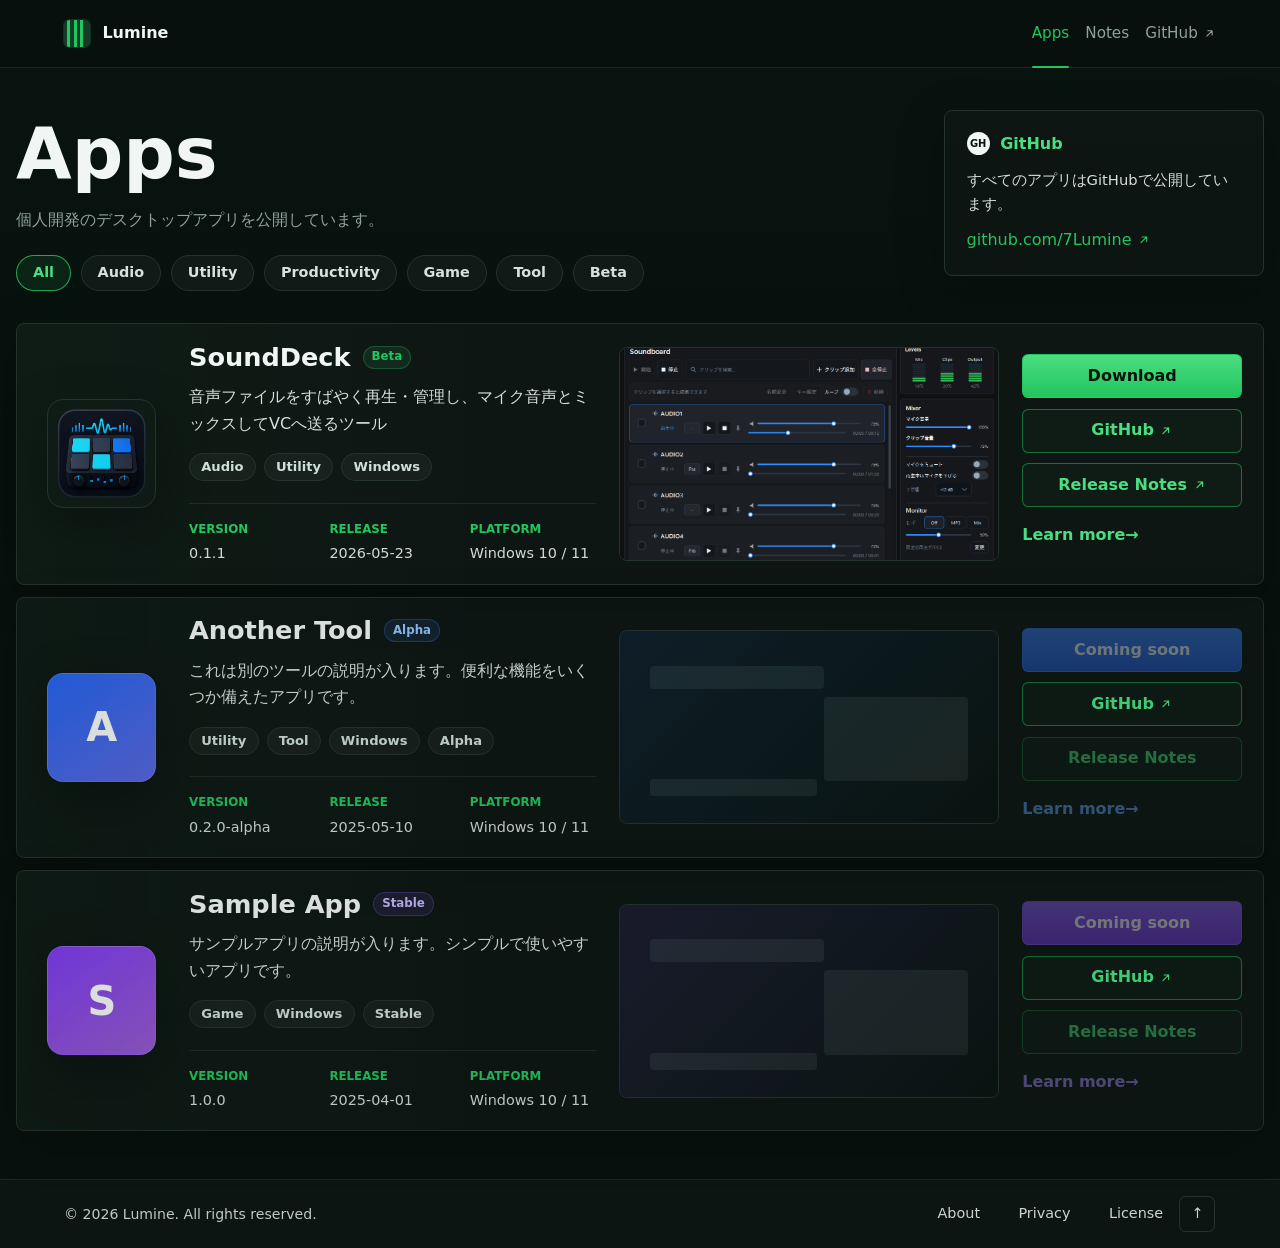
<file: index.html>
<!doctype html>
<html lang="ja">

<head>
  <meta charset="utf-8">
  <meta name="viewport" content="width=device-width, initial-scale=1">
  <meta http-equiv="refresh" content="0; url=apps/">
  <title>Lumine</title>
    <link rel="stylesheet" href="assets/css/styles.css?v=20260524-1">
</head>

<body>
  <main class="redirect-page">
    <p><a href="apps/">Appsへ移動</a></p>
  </main>
</body>

</html>
</file>
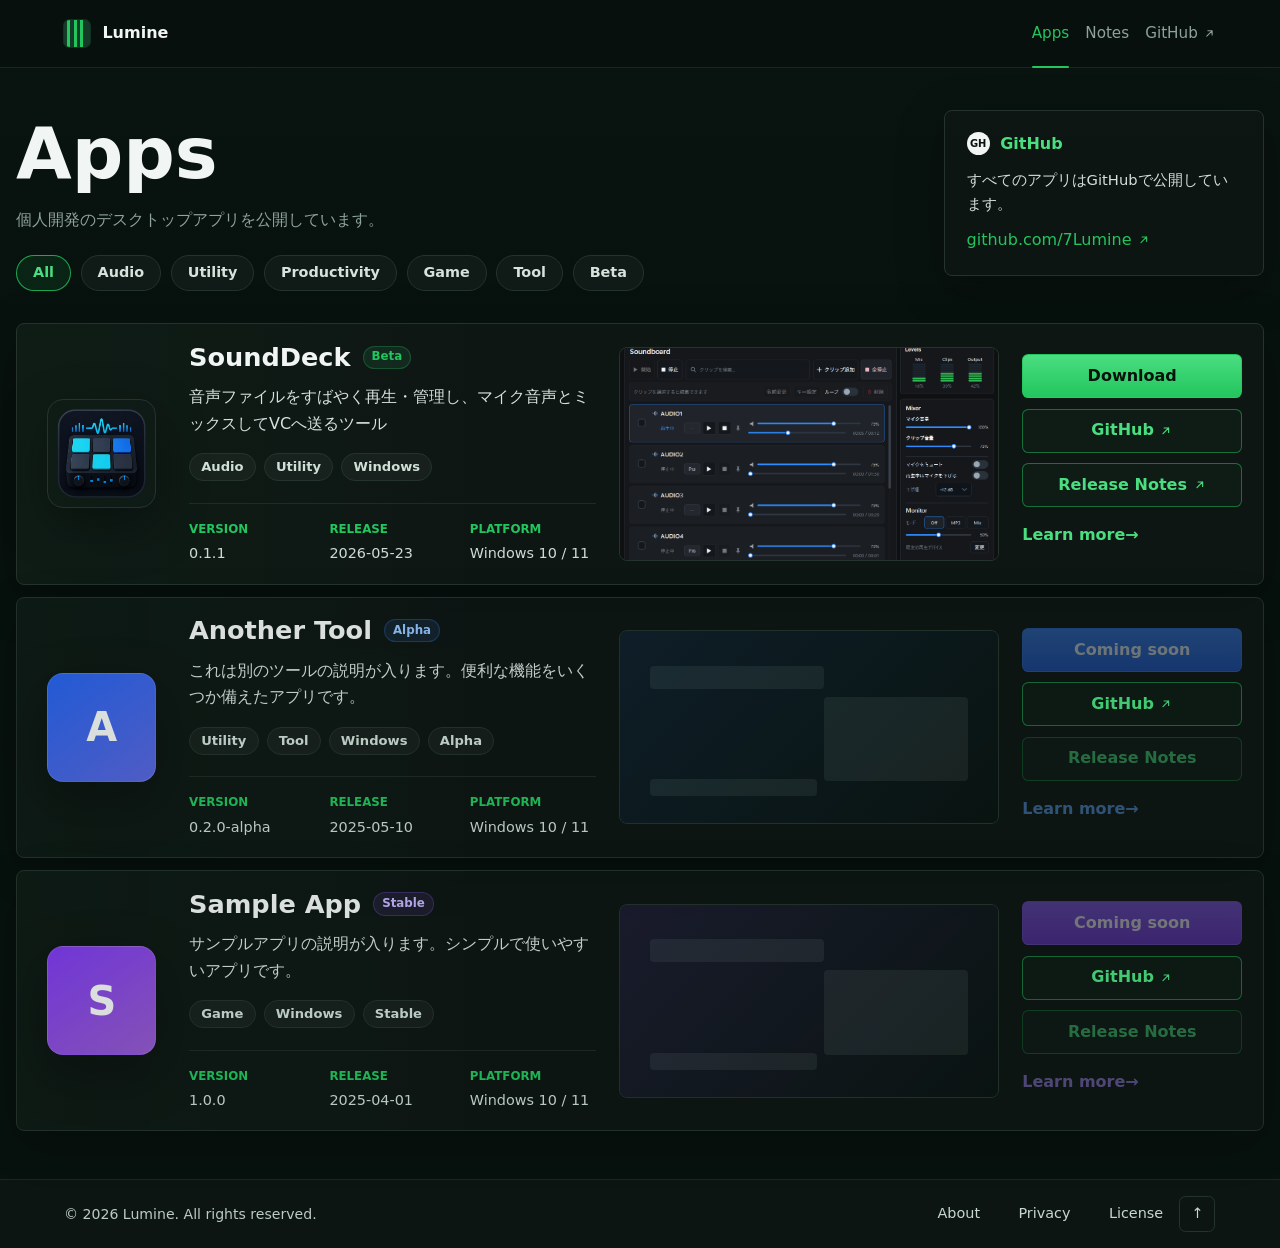
<file: apps/index.html>
<!doctype html>
<html lang="ja">

<head>
  <meta charset="utf-8">
  <meta name="viewport" content="width=device-width, initial-scale=1">
  <title>Apps - Lumine</title>
  <meta name="description" content="個人開発ツールの配布ページです。">
  <link rel="stylesheet" href="../assets/css/styles.css?v=20260524-1">
</head>

<body id="top" data-page="apps-list" data-base="../">
  <header class="site-header">
    <a class="brand" href="../apps/" aria-label="Lumine">
      <span class="brand-mark" aria-hidden="true"></span>
      <span>Lumine</span>
    </a>
    <nav class="site-nav" aria-label="Main navigation">
      <a href="../apps/" aria-current="page">Apps</a>
      <a href="#">Notes</a>
      <a class="external-link" href="https://github.com/7Lumine" target="_blank" rel="noopener noreferrer">
        GitHub
        <svg class="external-link-icon" viewBox="0 0 24 24" aria-hidden="true">
          <path d="M7 17L17 7M17 7H9M17 7V15" fill="none" stroke="currentColor" stroke-width="2" stroke-linecap="round"
            stroke-linejoin="round" />
        </svg>
      </a>
    </nav>
  </header>

  <main class="page-shell">
    <section class="apps-top">
      <div class="page-heading apps-heading">
        <h1>Apps</h1>
        <p>個人開発のデスクトップアプリを公開しています。</p>

        <div class="filter-row" id="app-filters" aria-label="App filters">
          <button class="filter-button is-active" type="button" data-filter="All">All</button>
          <button class="filter-button" type="button" data-filter="Audio">Audio</button>
          <button class="filter-button" type="button" data-filter="Utility">Utility</button>
          <button class="filter-button" type="button" data-filter="Productivity">Productivity</button>
          <button class="filter-button" type="button" data-filter="Game">Game</button>
          <button class="filter-button" type="button" data-filter="Tool">Tool</button>
          <button class="filter-button" type="button" data-filter="Beta">Beta</button>
        </div>
      </div>

      <aside class="github-card" aria-label="GitHub">
        <h2>
          <span class="card-icon" aria-hidden="true">GH</span>
          GitHub
        </h2>
        <p>すべてのアプリはGitHubで公開しています。</p>
        <a class="external-link" href="https://github.com/7Lumine" target="_blank" rel="noopener noreferrer">
          github.com/7Lumine
          <svg class="external-link-icon" viewBox="0 0 24 24" aria-hidden="true">
            <path d="M7 17L17 7M17 7H9M17 7V15" fill="none" stroke="currentColor" stroke-width="2"
              stroke-linecap="round" stroke-linejoin="round" />
          </svg>
        </a>
      </aside>
    </section>

    <section class="apps-list" id="apps-list" aria-live="polite"></section>
  </main>

  <footer class="site-footer">
    <p>© 2026 Lumine. All rights reserved.</p>
    <nav aria-label="Footer navigation">
      <a href="../apps/">About</a>
      <a href="#">Privacy</a>
      <a href="../license/">License</a>
    </nav>
    <a class="top-button" href="#top" aria-label="ページトップへ戻る">↑</a>
  </footer>

  <script src="../assets/js/site.js?v=20260524-1" defer></script>
</body>

</html>
</file>
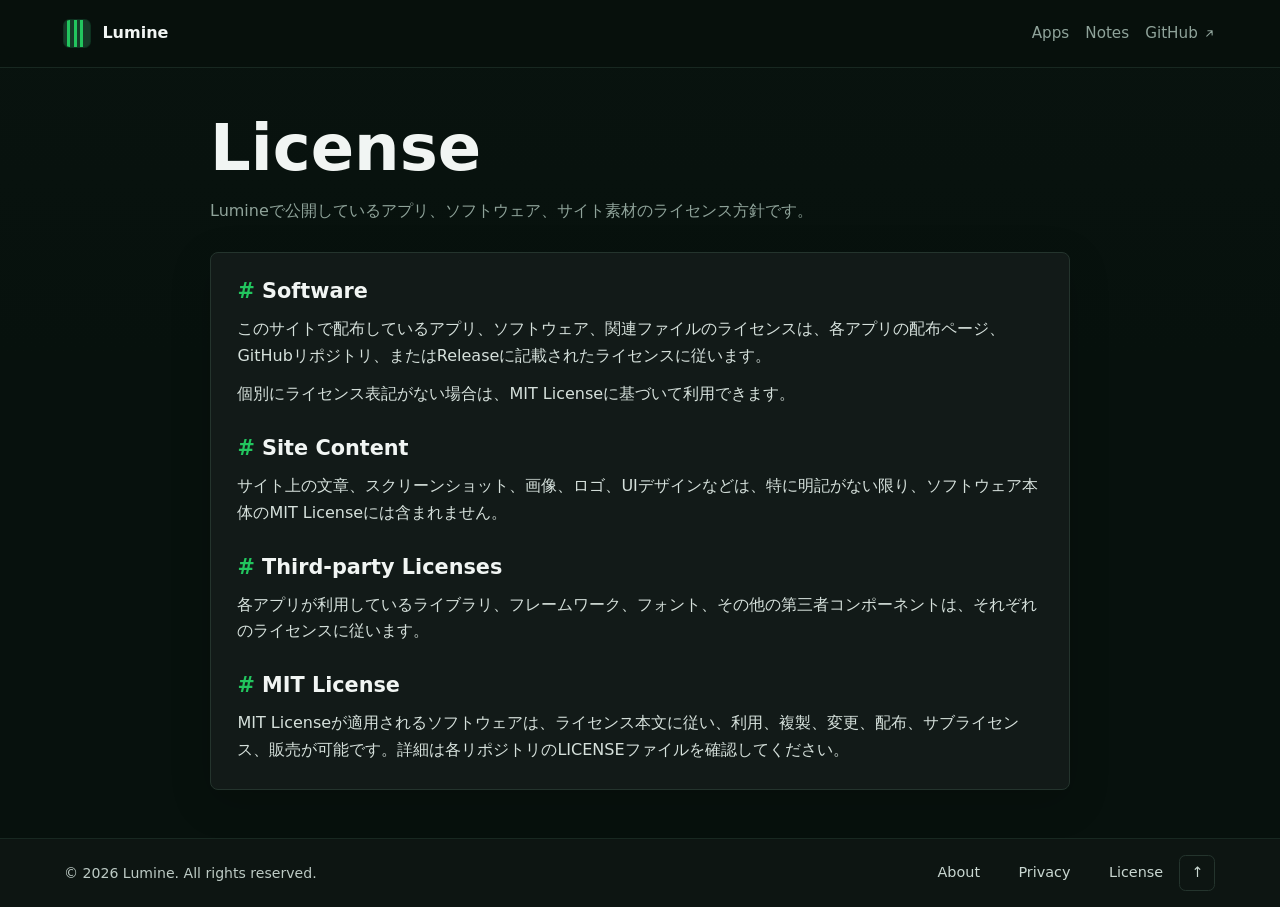
<file: license/index.html>
<!doctype html>
<html lang="ja">
  <head>
    <meta charset="utf-8">
    <meta name="viewport" content="width=device-width, initial-scale=1">
    <title>License - Lumine</title>
    <meta name="description" content="Lumineで公開しているアプリとサイト素材のライセンス方針です。">
    <link rel="stylesheet" href="../assets/css/styles.css?v=20260524-1">
  </head>
  <body id="top">
    <header class="site-header">
      <a class="brand" href="../apps/" aria-label="Lumine">
        <span class="brand-mark" aria-hidden="true"></span>
        <span>Lumine</span>
      </a>
      <nav class="site-nav" aria-label="Main navigation">
        <a href="../apps/">Apps</a>
        <a href="#">Notes</a>
        <a class="external-link" href="https://github.com/7Lumine" target="_blank" rel="noopener noreferrer">
          GitHub
          <svg class="external-link-icon" viewBox="0 0 24 24" aria-hidden="true">
            <path d="M7 17L17 7M17 7H9M17 7V15" fill="none" stroke="currentColor" stroke-width="2" stroke-linecap="round" stroke-linejoin="round"/>
          </svg>
        </a>
      </nav>
    </header>

    <main class="page-shell narrow-page">
      <section class="page-heading">
        <h1>License</h1>
        <p>Lumineで公開しているアプリ、ソフトウェア、サイト素材のライセンス方針です。</p>
      </section>

      <article class="markdown-panel prose">
        <h2>Software</h2>
        <p>このサイトで配布しているアプリ、ソフトウェア、関連ファイルのライセンスは、各アプリの配布ページ、GitHubリポジトリ、またはReleaseに記載されたライセンスに従います。</p>
        <p>個別にライセンス表記がない場合は、MIT Licenseに基づいて利用できます。</p>

        <h2>Site Content</h2>
        <p>サイト上の文章、スクリーンショット、画像、ロゴ、UIデザインなどは、特に明記がない限り、ソフトウェア本体のMIT Licenseには含まれません。</p>

        <h2>Third-party Licenses</h2>
        <p>各アプリが利用しているライブラリ、フレームワーク、フォント、その他の第三者コンポーネントは、それぞれのライセンスに従います。</p>

        <h2>MIT License</h2>
        <p>MIT Licenseが適用されるソフトウェアは、ライセンス本文に従い、利用、複製、変更、配布、サブライセンス、販売が可能です。詳細は各リポジトリのLICENSEファイルを確認してください。</p>
      </article>
    </main>

    <footer class="site-footer">
      <p>© 2026 Lumine. All rights reserved.</p>
      <nav aria-label="Footer navigation">
        <a href="../apps/">About</a>
        <a href="#">Privacy</a>
        <a href="../license/">License</a>
      </nav>
      <a class="top-button" href="#top" aria-label="ページトップへ戻る">↑</a>
    </footer>
  </body>
</html>
</file>
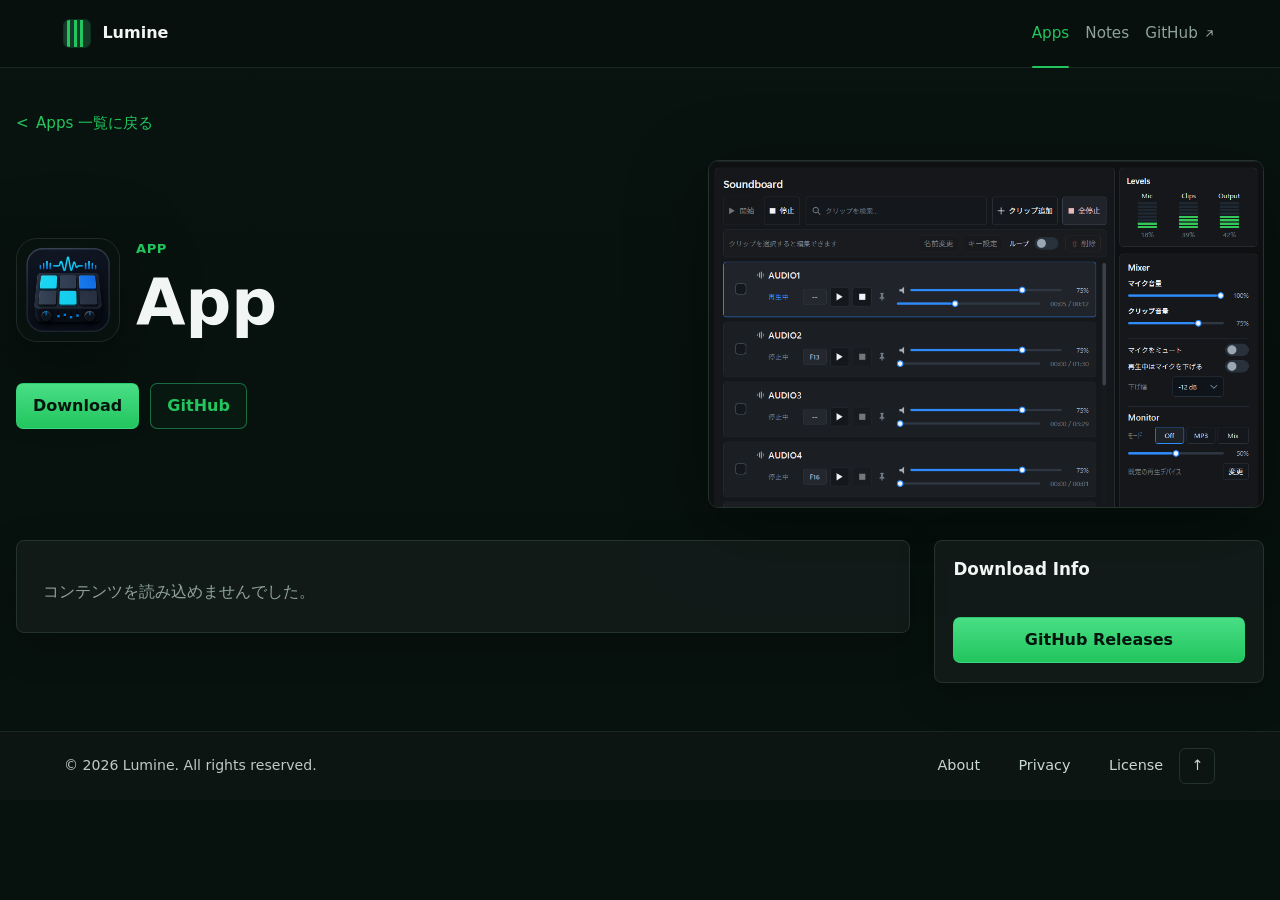
<file: apps/app/index.html>
<!doctype html>
<html lang="ja">

<head>
  <meta charset="utf-8">
  <meta name="viewport" content="width=device-width, initial-scale=1">
  <title>App - Lumine</title>
  <meta name="description" content="アプリの配布ページです。">
  <link rel="stylesheet" href="../../assets/css/styles.css?v=20260524-1">
</head>

<body data-page="app-detail" data-base="../../">
  <header class="site-header">
    <a class="brand" href="../../apps/" aria-label="Lumine">
      <span class="brand-mark" aria-hidden="true"></span>
      <span>Lumine</span>
    </a>
    <nav class="site-nav" aria-label="Main navigation">
      <a href="../../apps/" aria-current="page">Apps</a>
      <a href="#">Notes</a>
      <a class="external-link" href="https://github.com/7Lumine" target="_blank" rel="noopener noreferrer">
        GitHub
        <svg class="external-link-icon" viewBox="0 0 24 24" aria-hidden="true">
          <path d="M7 17L17 7M17 7H9M17 7V15" fill="none" stroke="currentColor" stroke-width="2" stroke-linecap="round"
            stroke-linejoin="round" />
        </svg>
      </a>
    </nav>
  </header>

  <main class="page-shell">
    <a class="back-link" href="../../apps/">Apps 一覧に戻る</a>

    <section class="app-hero" aria-live="polite">
      <div class="hero-copy">
        <div class="hero-title-row">
          <img class="app-icon" id="app-icon" src="../../public/images/apps/sounddeck/icon.png" alt="">
          <div>
            <p class="eyebrow" id="app-status">App</p>
            <h1 id="app-title">App</h1>
          </div>
        </div>
        <p class="hero-summary" id="app-summary"></p>
        <div class="tag-list" id="app-tags"></div>
        <div class="button-row">
          <a class="button primary" id="download-button" href="#">Download</a>
          <a class="button secondary" id="github-button" href="#">GitHub</a>
        </div>
      </div>

      <figure class="screenshot-frame">
        <img id="app-screenshot" src="../../public/images/apps/sounddeck/screenshot.png" alt="">
      </figure>
    </section>

    <div class="content-layout">
      <article class="markdown-panel prose" id="markdown-content" aria-live="polite"></article>

      <aside class="side-column">
        <section class="info-card">
          <h2>Download Info</h2>
          <dl class="download-facts" id="download-facts"></dl>
          <a class="button primary full" id="release-link" href="#">GitHub Releases</a>
        </section>
      </aside>
    </div>

    <section class="related-section update-history-section" id="update-history-section" hidden>
      <div class="section-heading">
        <h2>Update History</h2>
        <a id="all-releases-link" href="#" target="_blank" rel="noopener noreferrer">
          すべて見る
          <svg class="external-link-icon" viewBox="0 0 24 24" aria-hidden="true">
            <path d="M7 17L17 7M17 7H9M17 7V15" fill="none" stroke="currentColor" stroke-width="2" stroke-linecap="round" stroke-linejoin="round"/>
          </svg>
        </a>
      </div>
      <div class="release-history-list" id="release-history-list"></div>
    </section>
  </main>

  <footer class="site-footer">
    <p>© 2026 Lumine. All rights reserved.</p>
    <nav aria-label="Footer navigation">
      <a href="../../apps/">About</a>
      <a href="#">Privacy</a>
      <a href="../../license/">License</a>
    </nav>
    <a class="top-button" href="#top" aria-label="ページトップへ戻る">↑</a>
  </footer>

  <script src="../../assets/js/site.js?v=20260524-1" defer></script>
</body>

</html>
</file>
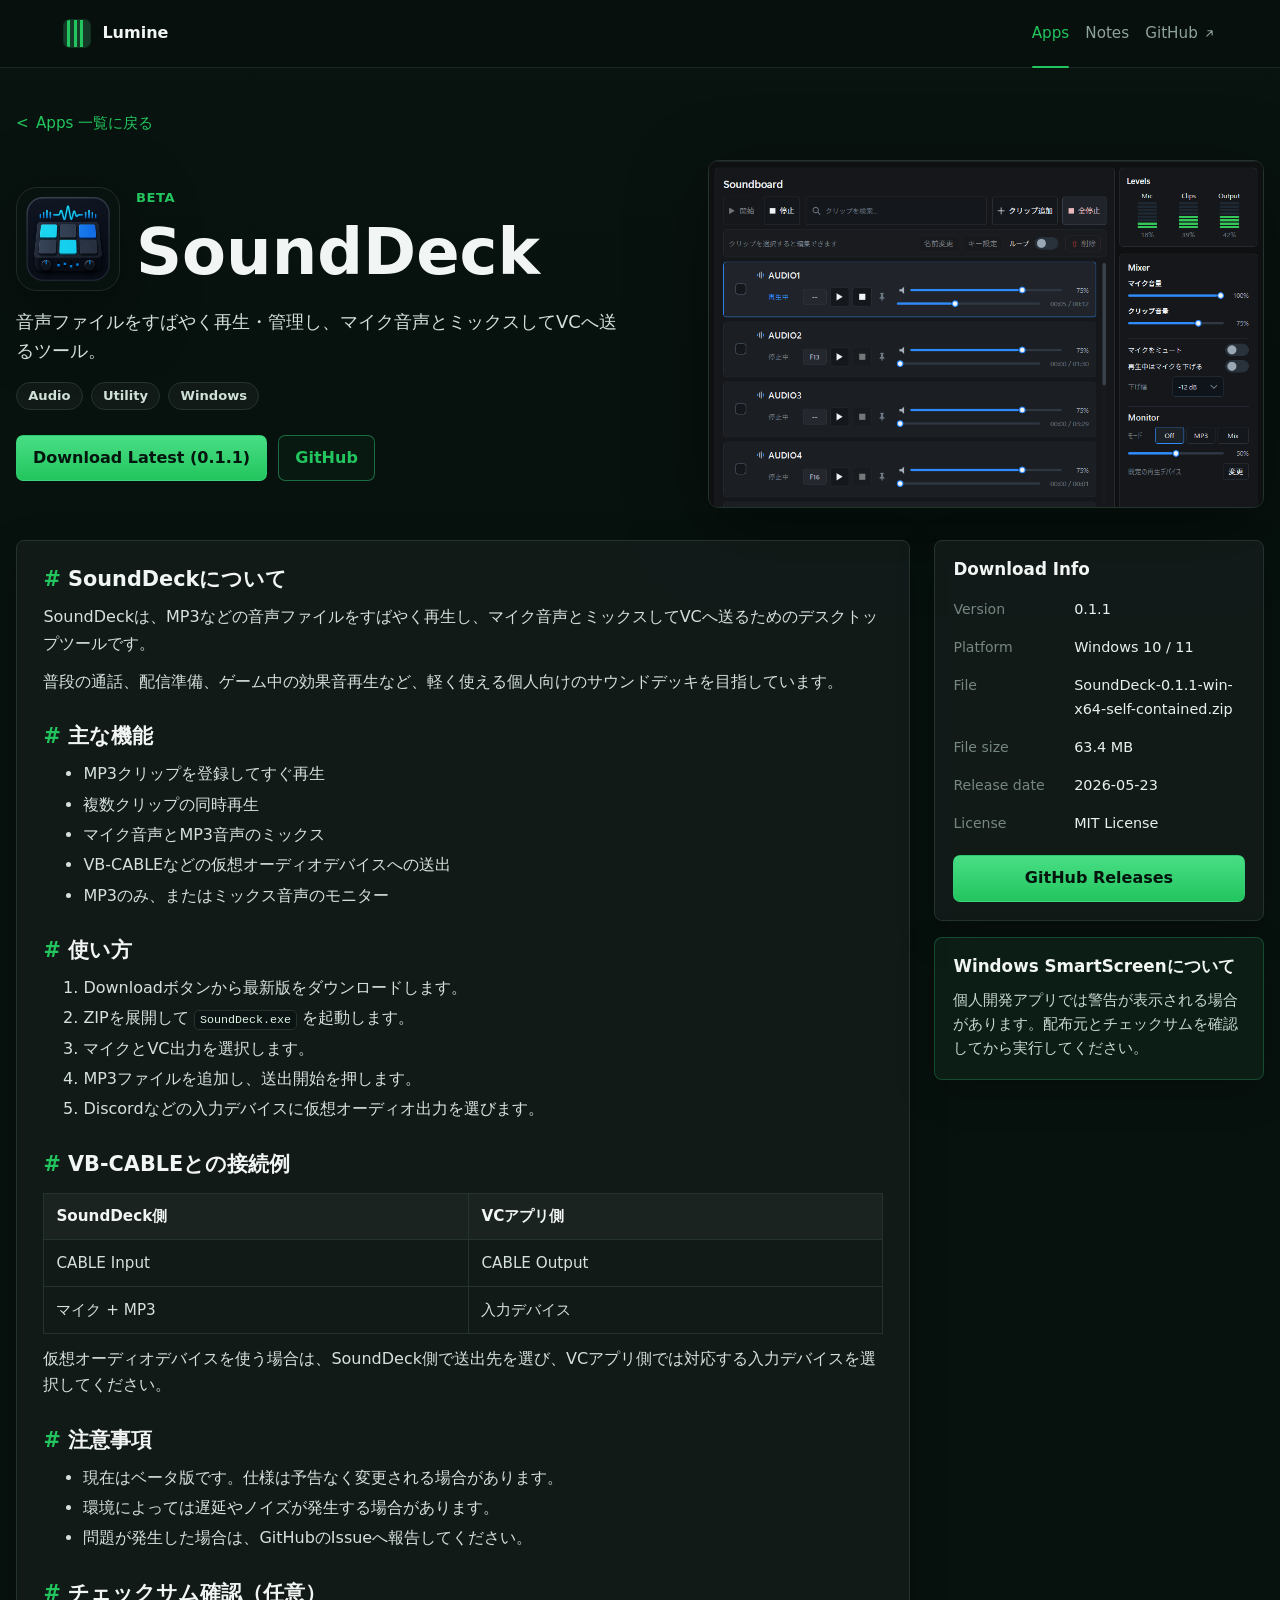
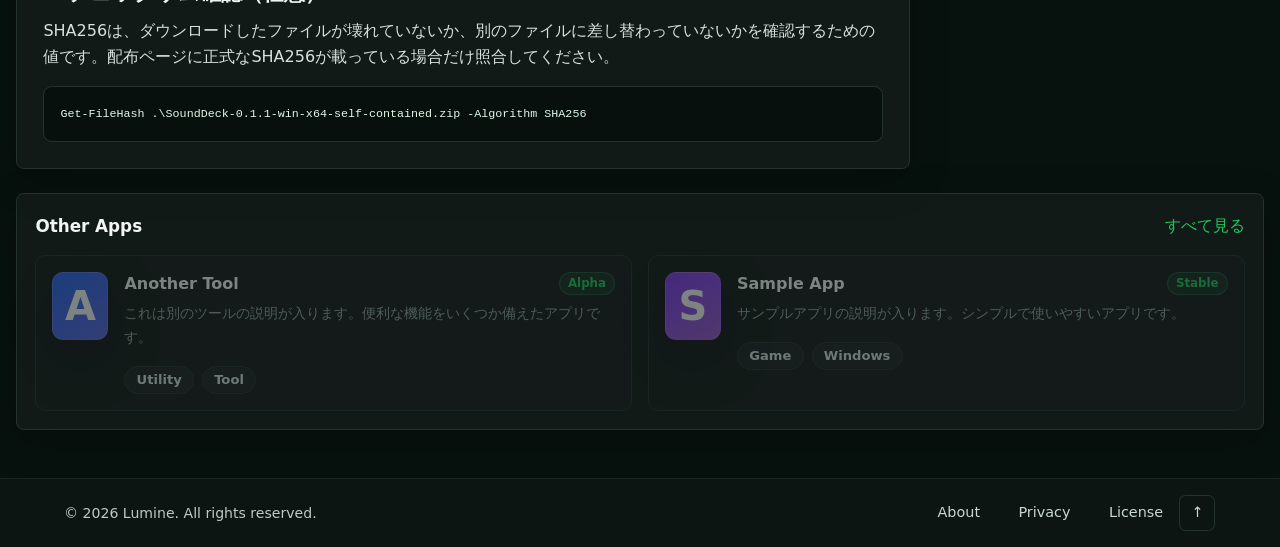
<file: apps/sounddeck/index.html>
<!doctype html>
<html lang="ja">
  <head>
    <meta charset="utf-8">
    <meta name="viewport" content="width=device-width, initial-scale=1">
    <title>SoundDeck - Lumine</title>
    <meta name="description" content="SoundDeckの配布ページです。">
    <link rel="stylesheet" href="../../assets/css/styles.css?v=20260524-1">
  </head>
  <body data-page="app-detail" data-slug="sounddeck" data-base="../../">
    <header class="site-header">
      <a class="brand" href="../../apps/" aria-label="Lumine">
        <span class="brand-mark" aria-hidden="true"></span>
        <span>Lumine</span>
      </a>
      <nav class="site-nav" aria-label="Main navigation">
        <a href="../../apps/" aria-current="page">Apps</a>
        <a href="#">Notes</a>
        <a class="external-link" href="https://github.com/7Lumine" target="_blank" rel="noopener noreferrer">
          GitHub
          <svg class="external-link-icon" viewBox="0 0 24 24" aria-hidden="true">
            <path d="M7 17L17 7M17 7H9M17 7V15" fill="none" stroke="currentColor" stroke-width="2" stroke-linecap="round" stroke-linejoin="round"/>
          </svg>
        </a>
      </nav>
    </header>

    <main class="page-shell">
      <a class="back-link" href="../../apps/">Apps 一覧に戻る</a>

      <section class="app-hero" id="app-hero" aria-live="polite">
        <div class="hero-copy">
          <div class="hero-title-row">
            <img class="app-icon" id="app-icon" src="../../public/images/apps/sounddeck/icon.png" alt="">
            <div>
              <p class="eyebrow" id="app-status">App</p>
              <h1 id="app-title">SoundDeck</h1>
            </div>
          </div>
          <p class="hero-summary" id="app-summary">音声ファイルをすばやく再生・管理し、マイク音声とミックスしてVCへ送るツール。</p>
          <div class="tag-list" id="app-tags"></div>
          <div class="button-row">
            <a class="button primary" id="download-button" href="#">Download</a>
            <a class="button secondary" id="github-button" href="#">GitHub</a>
          </div>
        </div>

        <figure class="screenshot-frame">
          <img id="app-screenshot" src="../../public/images/apps/sounddeck/screenshot.png" alt="SoundDeck screenshot">
        </figure>
      </section>

      <div class="content-layout">
        <article class="markdown-panel prose" id="markdown-content" aria-live="polite"></article>

        <aside class="side-column">
          <section class="info-card">
            <h2>Download Info</h2>
            <dl class="download-facts" id="download-facts"></dl>
            <a class="button primary full" id="release-link" href="#">GitHub Releases</a>
          </section>

          <section class="notice-card">
            <h2>Windows SmartScreenについて</h2>
            <p>個人開発アプリでは警告が表示される場合があります。配布元とチェックサムを確認してから実行してください。</p>
          </section>
        </aside>
      </div>

      <section class="related-section update-history-section" id="update-history-section" hidden>
        <div class="section-heading">
          <h2>Update History</h2>
          <a id="all-releases-link" href="https://github.com/7Lumine/SoundDeck/releases" target="_blank" rel="noopener noreferrer">
            すべて見る
            <svg class="external-link-icon" viewBox="0 0 24 24" aria-hidden="true">
              <path d="M7 17L17 7M17 7H9M17 7V15" fill="none" stroke="currentColor" stroke-width="2" stroke-linecap="round" stroke-linejoin="round"/>
            </svg>
          </a>
        </div>
        <div class="release-history-list" id="release-history-list"></div>
      </section>

      <section class="related-section">
        <div class="section-heading">
          <h2>Other Apps</h2>
          <a href="../../apps/">すべて見る</a>
        </div>
        <div class="apps-grid compact" id="related-apps"></div>
      </section>
    </main>

    <footer class="site-footer">
      <p>© 2026 Lumine. All rights reserved.</p>
      <nav aria-label="Footer navigation">
        <a href="../../apps/">About</a>
        <a href="#">Privacy</a>
        <a href="../../license/">License</a>
      </nav>
      <a class="top-button" href="#top" aria-label="ページトップへ戻る">↑</a>
    </footer>

    <script src="../../assets/js/site.js?v=20260524-1" defer></script>
  </body>
</html>
</file>
<file: assets/css/styles.css>
:root {
  color-scheme: dark;
  --background: #07110d;
  --surface: #0f1714;
  --elevated: #131d19;
  --border: #24342d;
  --text: #f1f5f3;
  --muted: #8fa39a;
  --accent: #22c55e;
  --accentHover: #4ade80;
  --warning: #facc15;
  --blue: #3b82f6;
  --purple: #8b5cf6;
  --bg: var(--background);
  --bg-soft: var(--surface);
  --panel: var(--elevated);
  --panel-strong: #17241f;
  --line: var(--border);
  --line-soft: #182821;
  --subtle: #75877f;
  --accent-soft: #163a28;
  --accent-strong: var(--accent);
  --shadow: 0 20px 80px rgba(0, 0, 0, 0.34);
  font-family: Inter, ui-sans-serif, system-ui, -apple-system, BlinkMacSystemFont, "Segoe UI", sans-serif;
}

* {
  box-sizing: border-box;
}

html {
  background: var(--bg);
}

body {
  min-height: 100vh;
  margin: 0;
  color: var(--text);
  background: linear-gradient(180deg, #09130f 0%, var(--bg) 22rem);
  line-height: 1.65;
}

a {
  color: var(--accent);
  text-decoration: none;
}

a:hover {
  text-decoration: underline;
}

img {
  max-width: 100%;
}

.site-header {
  position: sticky;
  top: 0;
  z-index: 20;
  display: flex;
  align-items: center;
  justify-content: space-between;
  gap: 1.5rem;
  min-height: 4.25rem;
  padding: 0 5vw;
  border-bottom: 1px solid var(--line-soft);
  background: rgba(7, 17, 13, 0.88);
  backdrop-filter: blur(18px);
}

.brand {
  display: inline-flex;
  align-items: center;
  gap: 0.75rem;
  color: var(--text);
  font-weight: 750;
  letter-spacing: 0;
}

.brand:hover {
  text-decoration: none;
}

.brand-mark {
  width: 1.65rem;
  height: 1.65rem;
  border-radius: 0.35rem;
  background:
    linear-gradient(90deg, transparent 0 12%, var(--accent) 12% 24%, transparent 24% 38%, var(--accent) 38% 50%, transparent 50% 62%, var(--accent) 62% 74%, transparent 74%),
    var(--accent-soft);
  box-shadow: 0 0 0 1px rgba(52, 210, 123, 0.18);
}

.site-nav {
  display: flex;
  align-items: center;
  gap: 1rem;
  color: var(--muted);
}

.site-nav a {
  position: relative;
  display: inline-flex;
  align-items: center;
  min-height: 2.5rem;
  color: var(--muted);
  font-size: 0.95rem;
}

.site-nav a[aria-current="page"]::after {
  position: absolute;
  right: 0;
  bottom: -0.9rem;
  left: 0;
  height: 2px;
  border-radius: 999px;
  background: var(--accent);
  content: "";
}

.site-nav a[aria-current="page"],
.site-nav a:hover {
  color: var(--accent);
  text-decoration: none;
}

.external-link,
.list-button {
  gap: 0.35em;
}

.external-link-icon {
  width: 0.85em;
  height: 0.85em;
  flex: 0 0 auto;
  color: currentColor;
  vertical-align: -0.08em;
}

.page-shell {
  width: min(1280px, calc(100% - 2rem));
  margin: 0 auto;
  padding: 2.6rem 0 3rem;
}

.narrow-page {
  width: min(860px, calc(100% - 2rem));
}

.redirect-page {
  display: grid;
  min-height: 100vh;
  place-items: center;
}

.back-link {
  display: inline-flex;
  margin-bottom: 1.5rem;
  font-size: 0.95rem;
}

.back-link::before {
  content: "<";
  margin-right: 0.45rem;
}

.page-heading {
  max-width: 44rem;
  margin-bottom: 1.75rem;
}

.eyebrow {
  margin: 0 0 0.35rem;
  color: var(--accent);
  font-size: 0.82rem;
  font-weight: 700;
  letter-spacing: 0.04em;
  text-transform: uppercase;
}

h1,
h2,
h3 {
  margin: 0;
  line-height: 1.2;
  letter-spacing: 0;
}

.page-heading h1,
.app-hero h1 {
  font-size: clamp(2.1rem, 5vw, 4rem);
  font-weight: 820;
}

.page-heading p {
  margin: 0.7rem 0 0;
  color: var(--muted);
}

.apps-top {
  display: grid;
  grid-template-columns: minmax(0, 1fr) minmax(260px, 320px);
  gap: 2rem;
  align-items: start;
  margin-bottom: 2rem;
}

.apps-heading {
  margin-bottom: 0;
}

.apps-heading h1 {
  font-size: clamp(2.8rem, 6vw, 4.5rem);
}

.filter-row {
  display: flex;
  flex-wrap: wrap;
  gap: 0.6rem;
  margin-top: 1.35rem;
}

.filter-button {
  min-height: 2.25rem;
  padding: 0 1rem;
  border: 1px solid var(--border);
  border-radius: 999px;
  color: #d7e2dd;
  background: rgba(19, 29, 25, 0.78);
  font: inherit;
  font-size: 0.9rem;
  font-weight: 650;
  cursor: pointer;
}

.filter-button:hover,
.filter-button.is-active {
  border-color: rgba(34, 197, 94, 0.82);
  color: var(--accentHover);
  background: rgba(34, 197, 94, 0.1);
}

.github-card {
  border: 1px solid var(--border);
  border-radius: 0.5rem;
  padding: 1.35rem;
  background: rgba(15, 23, 20, 0.76);
  box-shadow: 0 14px 50px rgba(0, 0, 0, 0.22);
}

.github-card h2 {
  display: flex;
  align-items: center;
  gap: 0.65rem;
  color: var(--accentHover);
  font-size: 1rem;
}

.github-card p {
  margin: 0.8rem 0 0.65rem;
  color: #d4dfda;
  font-size: 0.92rem;
}

.card-icon {
  display: inline-grid;
  width: 1.45rem;
  height: 1.45rem;
  place-items: center;
  border-radius: 999px;
  color: #07110d;
  background: var(--text);
  font-size: 0.62rem;
  font-weight: 850;
}

.apps-list {
  display: grid;
  gap: 0.75rem;
}

.app-list-card {
  display: grid;
  grid-template-columns: 128px minmax(280px, 1fr) minmax(260px, 380px) 220px;
  gap: 1.45rem;
  align-items: center;
  min-height: 14.5rem;
  padding: 1.1rem 1.3rem;
  border: 1px solid var(--border);
  border-radius: 0.5rem;
  background:
    linear-gradient(90deg, rgba(34, 197, 94, 0.035), transparent 38%),
    rgba(15, 23, 20, 0.9);
  box-shadow: 0 14px 50px rgba(0, 0, 0, 0.22);
}

.app-list-card:hover {
  border-color: rgba(34, 197, 94, 0.4);
}

.app-list-card:not(.is-featured) {
  opacity: 0.9;
}

.list-icon {
  display: flex;
  align-items: center;
  justify-content: center;
}

.list-icon img,
.app-icon-fallback {
  display: grid;
  width: 6.8rem;
  aspect-ratio: 1;
  place-items: center;
  border: 1px solid rgba(255, 255, 255, 0.1);
  border-radius: 1rem;
  box-shadow: 0 18px 52px rgba(0, 0, 0, 0.32);
}

.app-icon-fallback {
  color: var(--text);
  background: linear-gradient(145deg, #1c2b25, #44524c);
  font-size: 2.5rem;
  font-weight: 800;
}

.app-icon-fallback.blue {
  background: linear-gradient(145deg, #2563eb, #5865d9);
}

.app-icon-fallback.purple {
  background: linear-gradient(145deg, #7c3aed, #9259c9);
}

.list-copy {
  min-width: 0;
}

.list-title-row {
  display: flex;
  flex-wrap: wrap;
  gap: 0.75rem;
  align-items: center;
}

.list-title-row h2 {
  font-size: clamp(1.45rem, 2vw, 1.95rem);
  font-weight: 820;
}

.list-copy p {
  max-width: 34rem;
  margin: 0.75rem 0 0;
  color: #d8e1dd;
  font-size: 1rem;
}

.list-meta {
  display: grid;
  grid-template-columns: repeat(3, minmax(0, 1fr));
  gap: 0.9rem;
  margin: 1.35rem 0 0;
  padding-top: 1rem;
  border-top: 1px solid rgba(36, 52, 45, 0.72);
}

.list-meta div {
  min-width: 0;
}

.list-meta dt {
  color: var(--accent);
  font-size: 0.74rem;
  font-weight: 780;
  text-transform: uppercase;
}

.list-meta dd {
  margin: 0.18rem 0 0;
  overflow-wrap: anywhere;
  color: #cddbd5;
  font-size: 0.9rem;
}

.list-preview {
  min-width: 0;
  margin: 0;
  overflow: hidden;
  border: 1px solid var(--border);
  border-radius: 0.5rem;
  background: #09120f;
}

.list-preview img {
  display: block;
  width: 100%;
  aspect-ratio: 16 / 9;
  object-fit: cover;
}

.preview-placeholder {
  position: relative;
  display: grid;
  min-height: 12rem;
  overflow: hidden;
  background: #0a1411;
}

.preview-placeholder span {
  position: absolute;
  border-radius: 0.25rem;
  background: rgba(143, 163, 154, 0.12);
}

.preview-placeholder span:nth-child(1) {
  top: 18%;
  left: 8%;
  width: 46%;
  height: 12%;
}

.preview-placeholder span:nth-child(2) {
  right: 8%;
  bottom: 22%;
  width: 38%;
  height: 44%;
}

.preview-placeholder span:nth-child(3) {
  bottom: 14%;
  left: 8%;
  width: 44%;
  height: 9%;
}

.preview-placeholder.blue {
  background: linear-gradient(135deg, rgba(59, 130, 246, 0.12), rgba(10, 20, 17, 0.96));
}

.preview-placeholder.purple {
  background: linear-gradient(135deg, rgba(139, 92, 246, 0.14), rgba(10, 20, 17, 0.96));
}

.list-actions {
  display: grid;
  gap: 0.65rem;
}

.list-button,
.learn-link {
  display: inline-flex;
  align-items: center;
  justify-content: center;
  min-height: 2.75rem;
  padding: 0 1rem;
  border-radius: 0.4rem;
  font-weight: 760;
}

.list-button:hover,
.learn-link:hover {
  text-decoration: none;
}

.list-button.download {
  border: 1px solid rgba(34, 197, 94, 0.68);
  color: #06130c;
  background: linear-gradient(180deg, var(--accentHover), var(--accent));
}

.list-button.outline {
  border: 1px solid rgba(34, 197, 94, 0.5);
  color: var(--accentHover);
  background: rgba(34, 197, 94, 0.035);
}

.accent-blue .list-button.download {
  border-color: rgba(59, 130, 246, 0.72);
  color: #eef6ff;
  background: linear-gradient(180deg, #3b82f6, #2563eb);
}

.accent-purple .list-button.download {
  border-color: rgba(139, 92, 246, 0.72);
  color: #faf7ff;
  background: linear-gradient(180deg, #8b5cf6, #7c3aed);
}

.learn-link {
  justify-content: flex-start;
  min-height: 2.25rem;
  padding: 0;
  color: var(--accentHover);
}

.accent-blue .learn-link {
  color: #60a5fa;
}

.accent-purple .learn-link {
  color: #a78bfa;
}

.is-disabled {
  pointer-events: none;
  opacity: 0.48;
}

.site-footer {
  display: grid;
  grid-template-columns: minmax(0, 1fr) auto 2.3rem;
  gap: 1rem;
  align-items: center;
  min-height: 4.3rem;
  padding: 0 5vw;
  border-top: 1px solid var(--line-soft);
  color: #bdcbc5;
  background: rgba(15, 23, 20, 0.82);
}

.site-footer p {
  margin: 0;
  font-size: 0.88rem;
}

.site-footer nav {
  display: flex;
  flex-wrap: wrap;
  gap: 2.4rem;
}

.site-footer a {
  color: #c9d7d1;
  font-size: 0.9rem;
}

.top-button {
  display: grid;
  width: 2.25rem;
  aspect-ratio: 1;
  place-items: center;
  border: 1px solid var(--border);
  border-radius: 0.4rem;
  color: var(--muted);
}

.release-history-list {
  display: grid;
  gap: 0.75rem;
}

.release-history-item {
  display: grid;
  grid-template-columns: minmax(0, 1fr) auto;
  gap: 1rem;
  padding: 1rem;
  border: 1px solid var(--line-soft);
  border-radius: 0.5rem;
  background: rgba(255, 255, 255, 0.025);
}

.release-history-item h3 {
  font-size: 1rem;
}

.release-history-item p {
  margin: 0.45rem 0 0;
  color: var(--muted);
  font-size: 0.92rem;
}

.release-history-meta {
  display: grid;
  gap: 0.35rem;
  align-content: start;
  justify-items: end;
  color: var(--muted);
  font-size: 0.86rem;
  white-space: nowrap;
}

.app-hero {
  display: grid;
  grid-template-columns: minmax(0, 0.95fr) minmax(260px, 0.8fr);
  gap: 2rem;
  align-items: center;
  margin-bottom: 2rem;
}

.hero-copy {
  min-width: 0;
}

.hero-title-row {
  display: flex;
  align-items: center;
  gap: 1rem;
}

.app-icon {
  width: clamp(4.5rem, 12vw, 6.5rem);
  aspect-ratio: 1;
  border-radius: 1.3rem;
  border: 1px solid rgba(255, 255, 255, 0.1);
  box-shadow: var(--shadow);
}

.hero-summary {
  max-width: 38rem;
  margin: 1rem 0 0;
  color: #d4dfda;
  font-size: 1.12rem;
}

.tag-list,
.mini-tags {
  display: flex;
  flex-wrap: wrap;
  gap: 0.5rem;
  margin-top: 1rem;
}

.tag-list span,
.mini-tags span,
.status-pill {
  display: inline-flex;
  align-items: center;
  min-height: 1.75rem;
  padding: 0 0.7rem;
  border: 1px solid var(--line);
  border-radius: 999px;
  color: #cfe0d8;
  background: rgba(255, 255, 255, 0.04);
  font-size: 0.82rem;
  font-weight: 650;
}

.accent-blue .status-pill {
  border-color: rgba(59, 130, 246, 0.28);
  color: #93c5fd;
  background: rgba(59, 130, 246, 0.12);
}

.accent-purple .status-pill {
  border-color: rgba(139, 92, 246, 0.28);
  color: #c4b5fd;
  background: rgba(139, 92, 246, 0.12);
}

.status-pill {
  min-height: 1.45rem;
  padding: 0 0.5rem;
  border-color: rgba(52, 210, 123, 0.24);
  color: var(--accent);
  background: rgba(52, 210, 123, 0.1);
  font-size: 0.74rem;
}

.button-row {
  display: flex;
  flex-wrap: wrap;
  gap: 0.7rem;
  margin-top: 1.55rem;
}

.button {
  display: inline-flex;
  align-items: center;
  justify-content: center;
  min-height: 2.9rem;
  padding: 0 1rem;
  border: 1px solid var(--line);
  border-radius: 0.45rem;
  color: var(--text);
  font-weight: 750;
}

.button:hover {
  text-decoration: none;
}

.button.primary {
  border-color: rgba(52, 210, 123, 0.55);
  color: #04150d;
  background: linear-gradient(180deg, #49de85, var(--accent-strong));
}

.button.secondary {
  border-color: rgba(52, 210, 123, 0.46);
  color: var(--accent);
  background: rgba(52, 210, 123, 0.04);
}

.button.full {
  width: 100%;
  margin-top: 1.2rem;
}

.screenshot-frame {
  margin: 0;
  border: 1px solid var(--line);
  border-radius: 0.65rem;
  overflow: hidden;
  background: #0a0e0d;
  box-shadow: var(--shadow);
}

.screenshot-frame img {
  display: block;
  width: 100%;
  aspect-ratio: 16 / 10;
  object-fit: cover;
}

.content-layout {
  display: grid;
  grid-template-columns: minmax(0, 1fr) minmax(260px, 330px);
  gap: 1.5rem;
  align-items: start;
}

.markdown-panel,
.info-card,
.notice-card,
.related-section {
  border: 1px solid var(--line);
  border-radius: 0.5rem;
  background: rgba(21, 29, 28, 0.78);
  box-shadow: 0 12px 40px rgba(0, 0, 0, 0.18);
}

.markdown-panel {
  min-width: 0;
  padding: clamp(1.1rem, 3vw, 1.65rem);
}

.side-column {
  display: grid;
  gap: 1rem;
}

.info-card,
.notice-card,
.related-section {
  padding: 1.15rem;
}

.info-card h2,
.notice-card h2,
.section-heading h2 {
  font-size: 1.05rem;
}

.download-facts {
  display: grid;
  gap: 0.9rem;
  margin: 1.15rem 0 0;
}

.download-facts div {
  display: grid;
  grid-template-columns: 6.8rem minmax(0, 1fr);
  gap: 0.75rem;
  align-items: start;
}

.download-facts dt {
  color: var(--subtle);
  font-size: 0.88rem;
}

.download-facts dd {
  min-width: 0;
  margin: 0;
  overflow-wrap: anywhere;
  color: #e8f1ec;
  font-size: 0.9rem;
}

.notice-card {
  border-color: rgba(52, 210, 123, 0.25);
  background: rgba(19, 48, 34, 0.42);
}

.notice-card p {
  margin: 0.7rem 0 0;
  color: #c9d8d1;
  font-size: 0.92rem;
}

.prose {
  color: #d6e1dc;
}

.prose h1,
.prose h2,
.prose h3,
.prose h4 {
  margin-top: 1.8rem;
  color: var(--text);
}

.prose h1:first-child,
.prose h2:first-child {
  margin-top: 0;
}

.prose h1 {
  font-size: 1.55rem;
}

.prose h2 {
  font-size: 1.3rem;
}

.prose h1::before,
.prose h2::before,
.prose h3::before {
  content: "#";
  margin-right: 0.45rem;
  color: var(--accent);
}

.prose p,
.prose ul,
.prose ol {
  margin: 0.75rem 0 0;
}

.prose li + li {
  margin-top: 0.25rem;
}

.prose code {
  border: 1px solid var(--line);
  border-radius: 0.3rem;
  padding: 0.12rem 0.32rem;
  color: #dff7e9;
  background: #0b1412;
  font-size: 0.9em;
}

.prose pre {
  overflow-x: auto;
  margin: 1rem 0 0;
  border: 1px solid var(--line);
  border-radius: 0.55rem;
  padding: 1rem;
  background: #08100e;
}

.prose pre code {
  border: 0;
  padding: 0;
  background: transparent;
}

.table-wrap {
  width: 100%;
  margin-top: 1rem;
  overflow-x: auto;
}

.prose table {
  width: 100%;
  min-width: 26rem;
  border-collapse: collapse;
  font-size: 0.95rem;
}

.prose th,
.prose td {
  border: 1px solid var(--line);
  padding: 0.65rem 0.75rem;
  text-align: left;
}

.prose th {
  color: var(--text);
  background: rgba(255, 255, 255, 0.04);
}

.related-section {
  margin-top: 1.5rem;
}

.section-heading {
  display: flex;
  align-items: center;
  justify-content: space-between;
  gap: 1rem;
  margin-bottom: 1rem;
}

.apps-grid {
  display: grid;
  grid-template-columns: repeat(auto-fit, minmax(min(100%, 19rem), 1fr));
  gap: 1rem;
}

.apps-grid.compact {
  grid-template-columns: repeat(auto-fit, minmax(min(100%, 16rem), 1fr));
}

.app-card {
  display: grid;
  grid-template-columns: 3.5rem minmax(0, 1fr);
  gap: 1rem;
  min-height: 8.5rem;
  padding: 1rem;
  border: 1px solid var(--line);
  border-radius: 0.65rem;
  color: var(--text);
  background: rgba(21, 29, 28, 0.72);
}

.app-card:hover {
  border-color: rgba(52, 210, 123, 0.45);
  text-decoration: none;
  background: rgba(25, 37, 34, 0.92);
}

.app-card img,
.app-card .app-icon-fallback {
  width: 3.5rem;
  aspect-ratio: 1;
  border-radius: 0.7rem;
}

.card-title-row {
  display: flex;
  align-items: center;
  justify-content: space-between;
  gap: 0.6rem;
}

.card-title-row h2 {
  min-width: 0;
  font-size: 1rem;
}

.app-card p {
  margin: 0.45rem 0 0;
  color: var(--muted);
  font-size: 0.9rem;
}

.empty-note,
.load-error {
  margin: 0;
  color: var(--muted);
}

@media (max-width: 780px) {
  .site-header {
    position: static;
    flex-direction: column;
    align-items: flex-start;
    padding-block: 0.9rem;
  }

  .site-nav {
    width: 100%;
    justify-content: space-between;
  }

  .app-hero,
  .content-layout {
    grid-template-columns: 1fr;
  }

  .hero-title-row {
    align-items: flex-start;
  }

  .button-row {
    display: grid;
    grid-template-columns: 1fr;
  }

  .download-facts div {
    grid-template-columns: 1fr;
    gap: 0.15rem;
  }
}

@media (max-width: 1080px) {
  .app-list-card {
    grid-template-columns: 104px minmax(0, 1fr);
  }

  .list-icon {
    align-self: start;
  }

  .list-icon img,
  .app-icon-fallback {
    width: 5.7rem;
  }

  .list-preview,
  .list-actions {
    grid-column: 1 / -1;
  }

  .list-actions {
    grid-template-columns: repeat(4, minmax(0, 1fr));
    align-items: center;
  }

  .learn-link {
    justify-content: center;
  }
}

@media (max-width: 820px) {
  .apps-top {
    grid-template-columns: 1fr;
    gap: 1rem;
  }

  .github-card {
    padding: 1rem;
  }
}

@media (max-width: 640px) {
  .app-list-card {
    grid-template-columns: 1fr;
    gap: 1rem;
    padding: 1rem;
  }

  .list-icon {
    justify-content: flex-start;
  }

  .list-icon img,
  .app-icon-fallback {
    width: 5.25rem;
    border-radius: 0.85rem;
  }

  .list-preview,
  .list-actions {
    grid-column: auto;
  }

  .list-meta {
    grid-template-columns: 1fr;
    gap: 0.55rem;
  }

  .list-actions {
    grid-template-columns: 1fr;
  }

  .site-footer {
    grid-template-columns: 1fr auto;
    padding-block: 1rem;
  }

  .site-footer nav {
    order: 3;
    grid-column: 1 / -1;
    gap: 1.25rem;
  }

  .release-history-item {
    grid-template-columns: 1fr;
  }

  .release-history-meta {
    justify-items: start;
  }
}

@media (max-width: 430px) {
  .page-shell {
    width: min(100% - 1rem, 1180px);
    padding-top: 1.3rem;
  }

  .markdown-panel,
  .info-card,
  .notice-card,
  .related-section,
  .app-card {
    border-radius: 0.5rem;
  }

  .app-card {
    grid-template-columns: 3rem minmax(0, 1fr);
  }

  .app-card img,
  .app-card .app-icon-fallback {
    width: 3rem;
  }
}
</file>
